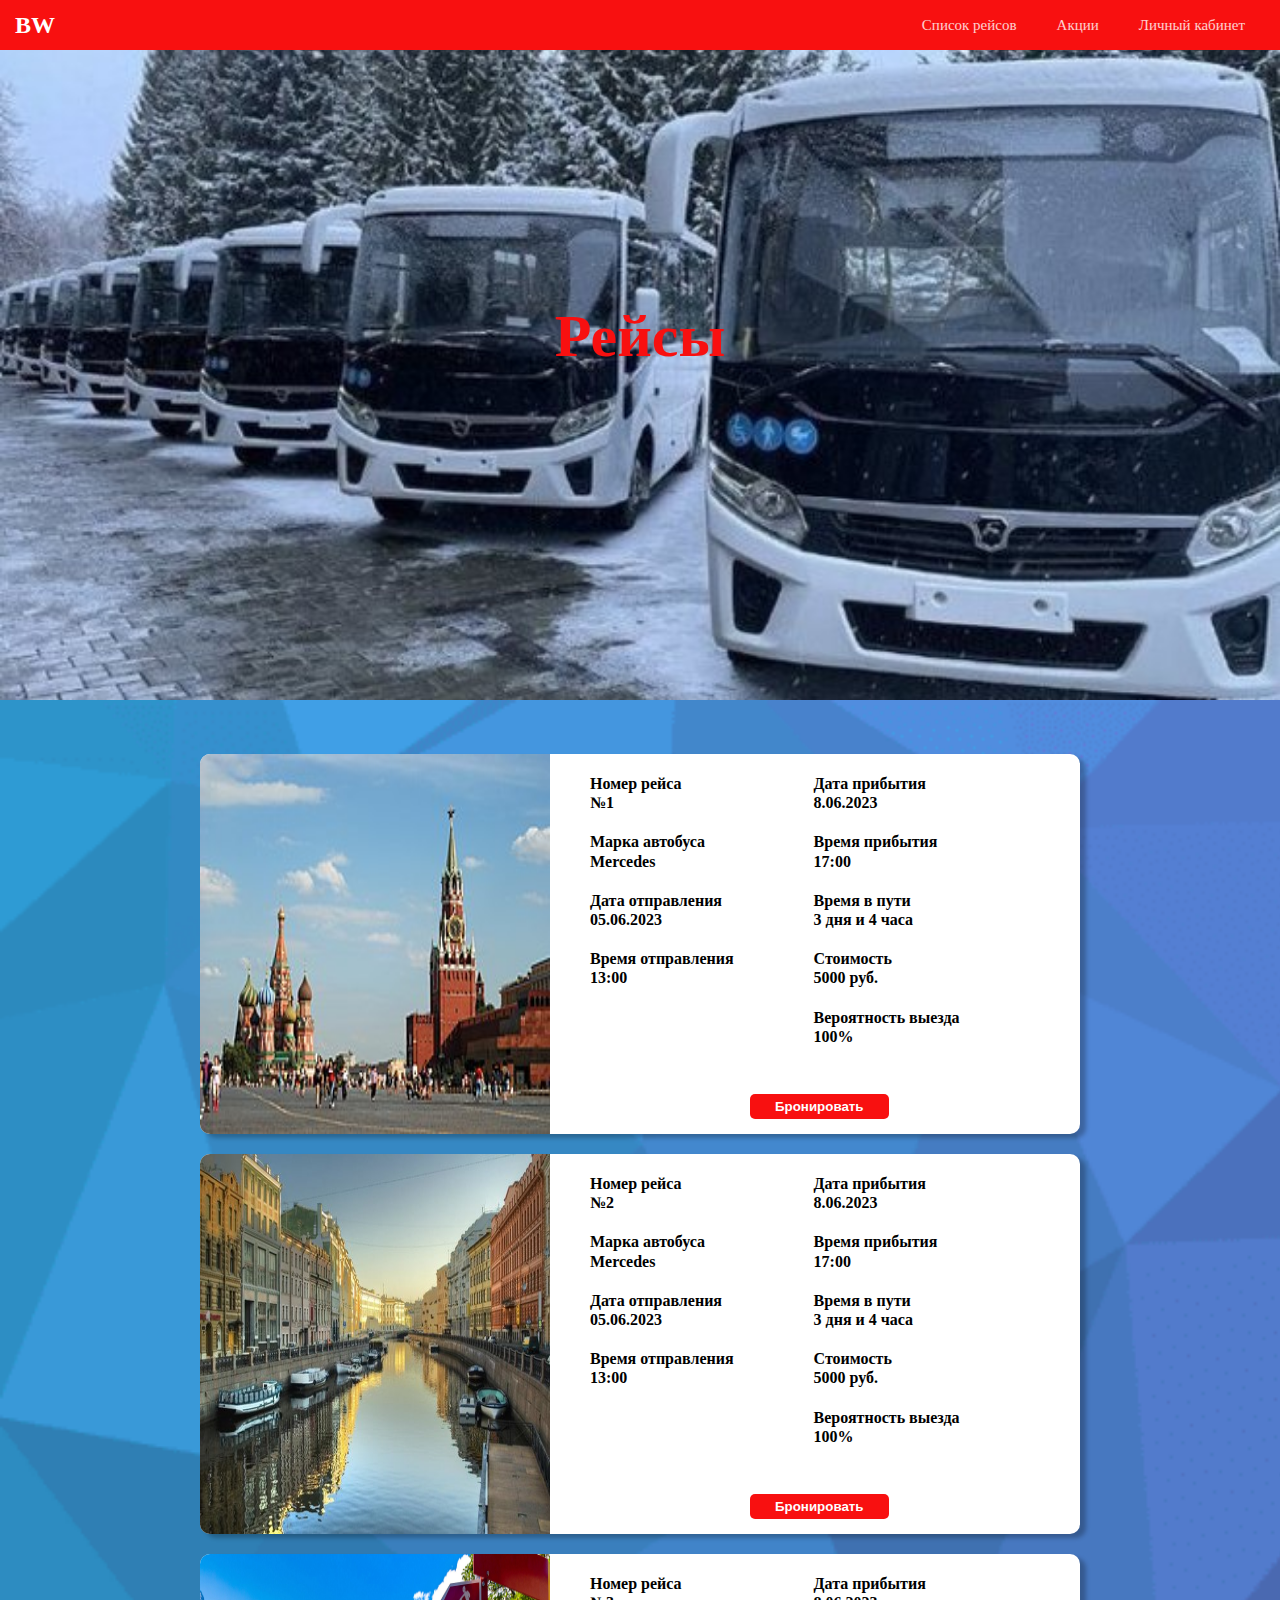
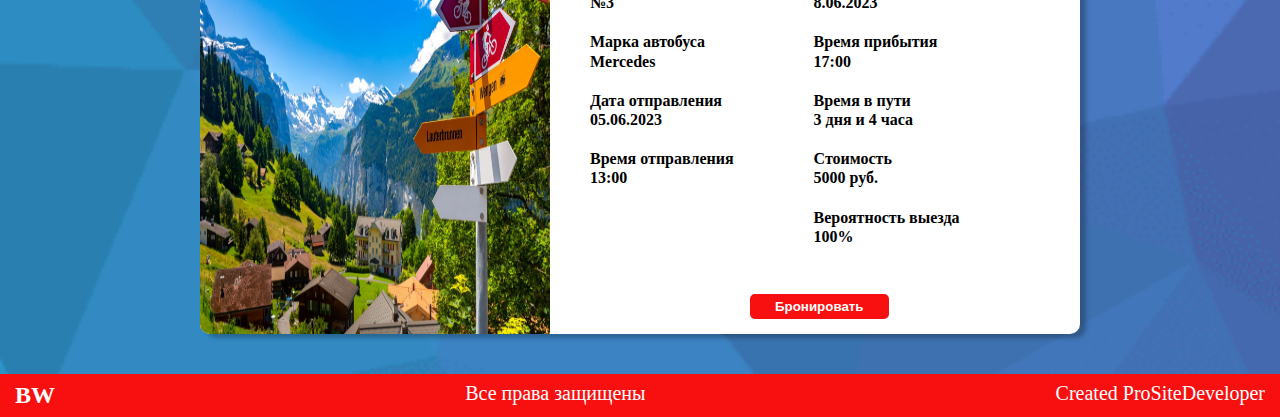
<file: flight.html>
<!DOCTYPE html>
<html lang="en">
<head>
    <meta charset="UTF-8">
    <meta http-equiv="X-UA-Compatible" content="IE=edge">
    <meta name="viewport" content="width=device-width, initial-scale=1.0">
    <link rel="stylesheet" href="css/flight.css">
    <title>Document</title>
</head>
<body>
    <div id="wrapper">
        <div class="top">
            <nav class="navbar">
                <div class="container">
                    <div class="navbar__wrap">
                        <div class="hamb">
                            <div class="hamb__field" id="hamb">
                                <span class="bar"></span>
                                <span class="bar"></span>
                                <span class="bar"></span>
                            </div>
                        </div>   
                        <a href="#" class="logo" id="logo">BW</a> 
                        <ul class="menu" id="menu">
                            <li><a href="index.html">Список рейсов</a></li>
                            <li><a href="stock.html">Акции</a></li>
                            <li><a href="#">Личный кабинет</a></li>
                        </ul>  
                    </div>
                </div>
            </nav>
            <div class="popup" id="popup"></div>
        
            <div class="intro">
                <div class="intro__title">
                    Рейсы
                </div>
            </div>
        
            <div class="background">
                <div class="flight">
                    <div class="container">
                        <div class="flight__inner">
        
                            <div class="flight__item">
                                <div class="flight__image">
                                    <img src="img/Moscow.jpg" alt="Moscow">
                                </div>
                                <div class="flight__info">
                                    <div class="left">
                                        <div class="number info">
                                            Номер рейса 
                                            <br>
                                            <span>№1</span>
                                        </div>
                                        <div class="brand info">
                                            Марка автобуса
                                            <br>
                                            <span>Mercedes</span>
                                        </div>
                                        <div class="departure__date info">
                                            Дата отправления
                                            <br>
                                            <span>05.06.2023</span>
                                        </div>
                                        <div class="departure__time info">
                                            Время отправления
                                            <br>
                                            <span>13:00</span>
                                        </div>
                                    </div>
                                    <div class="right">
                                        <div class="arrival__date info">
                                            Дата прибытия
                                            <br>
                                            <span>8.06.2023</span>
                                        </div>
                                        <div class="arrival__time info">
                                            Время прибытия
                                            <br>
                                            <span>17:00</span>
                                        </div>
                                        <div class="travel__time info">
                                            Время в пути
                                            <br>
                                            <span>3 дня  и 4 часа</span>
                                        </div>
                                        <div class="price info">
                                            Стоимость
                                            <br>
                                            <span>5000 руб.</span>
                                        </div>
                                        <div class="exit__probability info">
                                            Вероятность выезда 
                                            <br>
                                            <span>100%</span>
                                        </div>              
                                    </div> 
                                </div>
                            </div>
        
                            <div class="flight__btn">
                                <button class="flight__button">Бронировать</button>
                            </div> 
                            
                            <div class="flight__item">
                                <div class="flight__image">
                                    <img src="img/Peterburg.jpg" alt="Moscow">
                                </div>
                                <div class="flight__info">
                                    <div class="left">
                                        <div class="number info">
                                            Номер рейса 
                                            <br>
                                            <span>№2</span>
                                        </div>
                                        <div class="brand info">
                                            Марка автобуса
                                            <br>
                                            <span>Mercedes</span>
                                        </div>
                                        <div class="departure__date info">
                                            Дата отправления
                                            <br>
                                            <span>05.06.2023</span>
                                        </div>
                                        <div class="departure__time info">
                                            Время отправления
                                            <br>
                                            <span>13:00</span>
                                        </div>
                                    </div>
                                    <div class="right">
                                        <div class="arrival__date info">
                                            Дата прибытия
                                            <br>
                                            <span>8.06.2023</span>
                                        </div>
                                        <div class="arrival__time info">
                                            Время прибытия
                                            <br>
                                            <span>17:00</span>
                                        </div>
                                        <div class="travel__time info">
                                            Время в пути
                                            <br>
                                            <span>3 дня  и 4 часа</span>
                                        </div>
                                        <div class="price info">
                                            Стоимость
                                            <br>
                                            <span>5000 руб.</span>
                                        </div>
                                        <div class="exit__probability info">
                                            Вероятность выезда 
                                            <br>
                                            <span>100%</span>
                                        </div>              
                                    </div> 
                                </div>
                            </div>
        
                            <div class="flight__btn">
                                <button class="flight__button">Бронировать</button>
                            </div>
    
                            <div class="flight__item">
                                <div class="flight__image">
                                    <img src="img/Switzerland.jpg" alt="Moscow">
                                </div>
                                <div class="flight__info">
                                    <div class="left">
                                        <div class="number info">
                                            Номер рейса 
                                            <br>
                                            <span>№3</span>
                                        </div>
                                        <div class="brand info">
                                            Марка автобуса
                                            <br>
                                            <span>Mercedes</span>
                                        </div>
                                        <div class="departure__date info">
                                            Дата отправления
                                            <br>
                                            <span>05.06.2023</span>
                                        </div>
                                        <div class="departure__time info">
                                            Время отправления
                                            <br>
                                            <span>13:00</span>
                                        </div>
                                    </div>
                                    <div class="right">
                                        <div class="arrival__date info">
                                            Дата прибытия
                                            <br>
                                            <span>8.06.2023</span>
                                        </div>
                                        <div class="arrival__time info">
                                            Время прибытия
                                            <br>
                                            <span>17:00</span>
                                        </div>
                                        <div class="travel__time info">
                                            Время в пути
                                            <br>
                                            <span>3 дня  и 4 часа</span>
                                        </div>
                                        <div class="price info">
                                            Стоимость
                                            <br>
                                            <span>5000 руб.</span>
                                        </div>
                                        <div class="exit__probability info">
                                            Вероятность выезда 
                                            <br>
                                            <span>100%</span>
                                        </div>              
                                    </div> 
                                </div>
                            </div>
        
                            <div class="flight__btn">
                                <button class="flight__button">Бронировать</button>
                            </div>
                            
                        </div>
                    </div> <!-- ./container -->
                </div> <!-- ./flight -->
            </div> <!-- ./background -->
        </div>
    
        <footer class="footer">
            <div class="container">
                <div class="footer__inner">
                    <div class="footer__logo">
                        BW
                    </div>
                    <div class="footer__data">
                        Все права защищены
                    </div>
                    <div class="footer_author">
                        Created ProSiteDeveloper
                    </div>
                </div>
            </div>
        </footer>
    </div>


    <script src="js/main.js"></script>
</body>
</html>
</file>
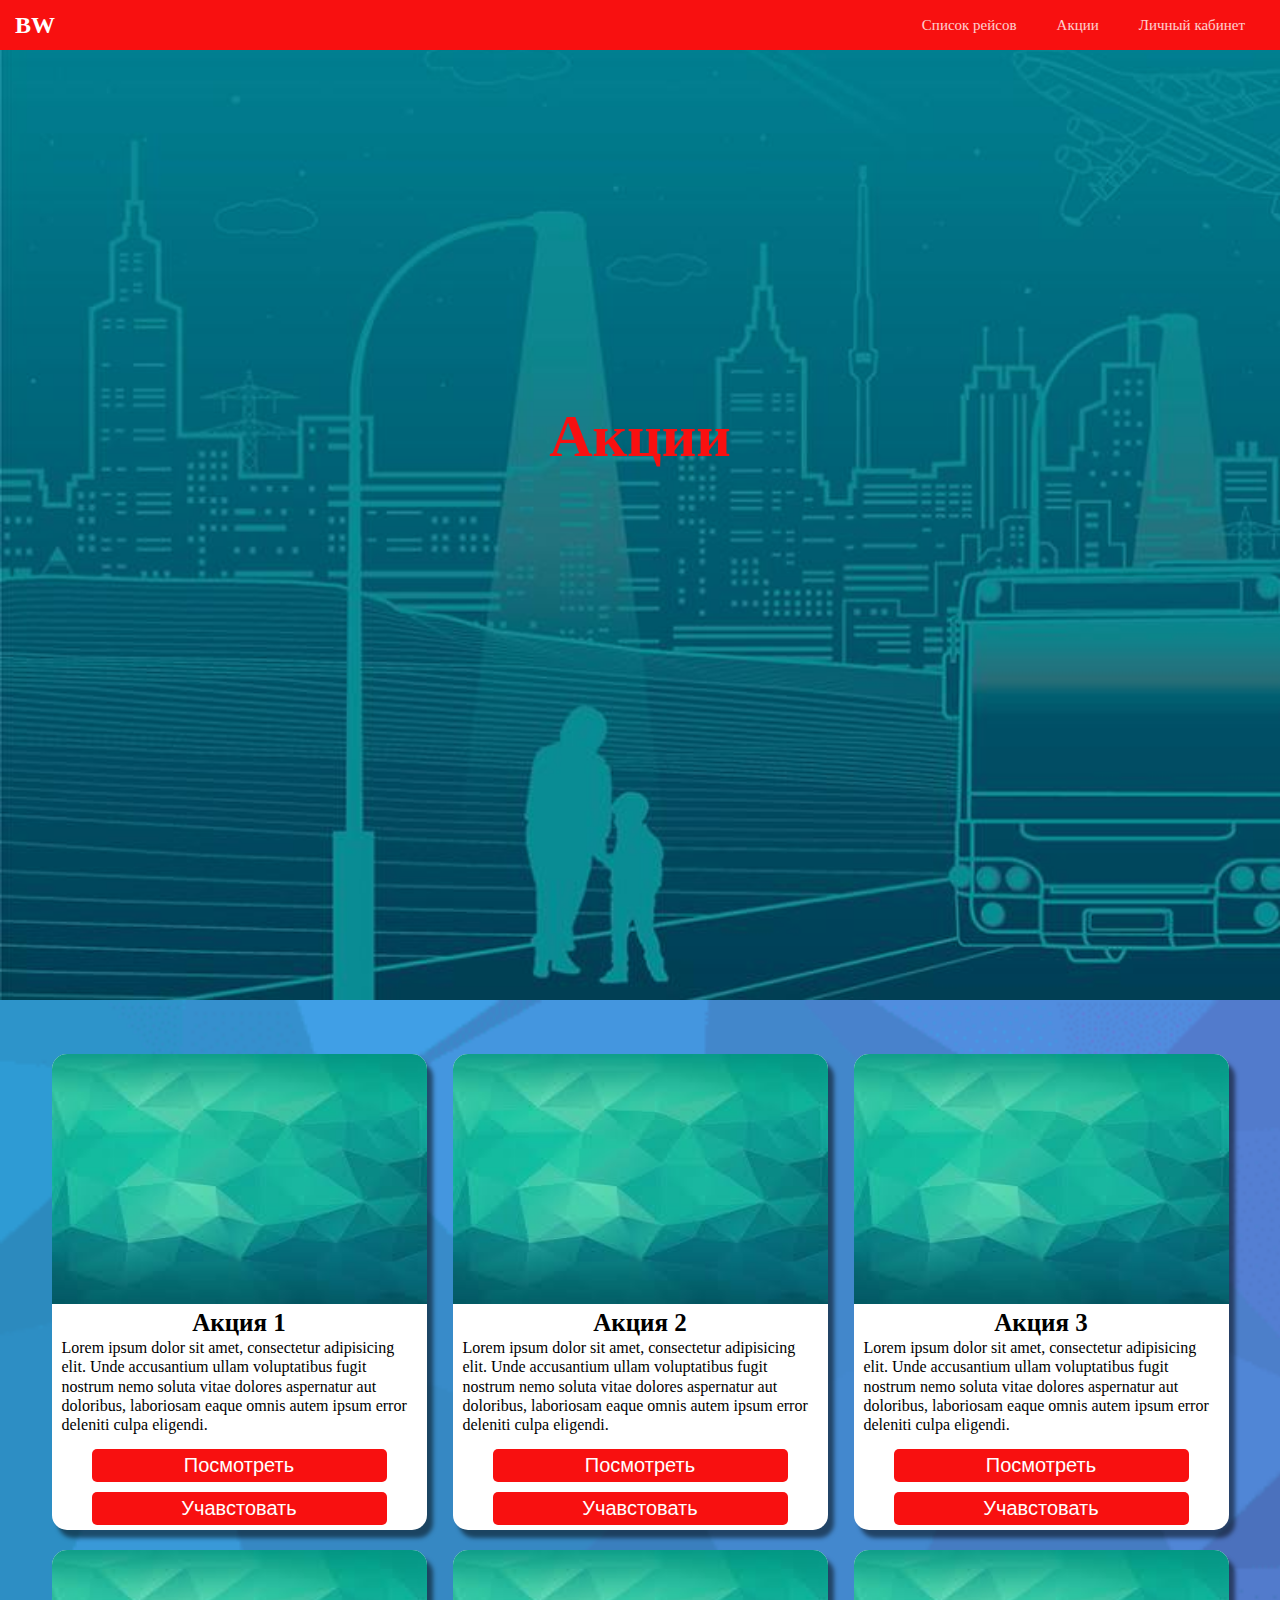
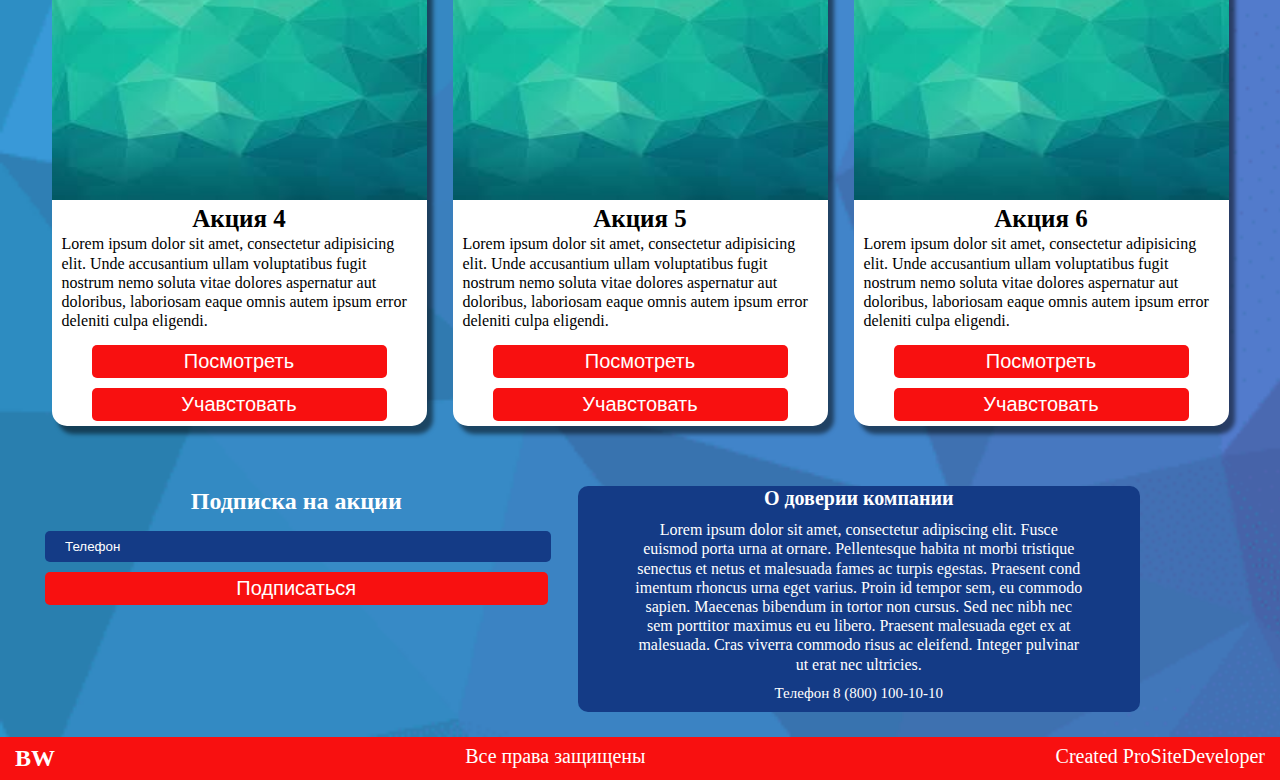
<file: stock.html>
<!DOCTYPE html>
<html lang="en">
<head>
    <meta charset="UTF-8">
    <meta http-equiv="X-UA-Compatible" content="IE=edge">
    <meta name="viewport" content="width=device-width, initial-scale=1.0">
    <link rel="stylesheet" href="css/stock.css">
    <title>Document</title>
</head>
<body>
    <div id="wrapper">
        <div class="top">
            <nav class="navbar">
                <div class="container">
                    <div class="navbar__wrap">
                        <div class="hamb">
                            <div class="hamb__field" id="hamb">
                                <span class="bar"></span>
                                <span class="bar"></span>
                                <span class="bar"></span>
                            </div>
                        </div>   
                        <a href="#" class="logo" id="logo">BW</a> 
                        <ul class="menu" id="menu">
                            <li><a href="index.html">Список рейсов</a></li>
                            <li><a href="stock.html">Акции</a></li>
                            <li><a href="login.html">Личный кабинет</a></li>
                        </ul>  
                    </div>
                </div>
            </nav>
            <div class="popup" id="popup"></div>
    
            <div class="intro">
                <div class="intro__title">
                    Акции
                </div>
            </div>
        
            <div class="background">  
                <div class="stock">
                    <div class="container">
                        <div class="stock__items">
                            <div class="stock__item">
                                <div class="stock__image">
                                    <img src="img/stock.jpg" alt="Stock Image">
                                </div>
                                <div class="stock__title">
                                    Акция 1
                                </div>
                                <div class="stock__text">
                                    Lorem ipsum dolor sit amet, consectetur adipisicing elit.
                                     Unde accusantium ullam voluptatibus fugit nostrum nemo soluta 
                                     vitae dolores aspernatur aut doloribus, 
                                    laboriosam eaque omnis autem ipsum error deleniti culpa eligendi.
                                </div>
                                <div class="stock__btns">
                                    <button class="stock__button">Посмотреть</button>
                                    <button class="stock__button">Учавстовать</button>
                                </div>
                            </div>
                            <div class="stock__item">
                                <div class="stock__image">
                                    <img src="img/stock.jpg" alt="Stock Image">
                                </div>
                                <div class="stock__title">
                                    Акция 2
                                </div>
                                <div class="stock__text">
                                    Lorem ipsum dolor sit amet, consectetur adipisicing elit.
                                     Unde accusantium ullam voluptatibus fugit nostrum nemo soluta 
                                     vitae dolores aspernatur aut doloribus, 
                                    laboriosam eaque omnis autem ipsum error deleniti culpa eligendi.
                                </div>
                                <div class="stock__btns">
                                    <button class="stock__button">Посмотреть</button>
                                    <button class="stock__button">Учавстовать</button>
                                </div>
                            </div>
                            <div class="stock__item">
                                <div class="stock__image">
                                    <img src="img/stock.jpg" alt="Stock Image">
                                </div>
                                <div class="stock__title">
                                    Акция 3
                                </div>
                                <div class="stock__text">
                                    Lorem ipsum dolor sit amet, consectetur adipisicing elit.
                                     Unde accusantium ullam voluptatibus fugit nostrum nemo soluta 
                                     vitae dolores aspernatur aut doloribus, 
                                    laboriosam eaque omnis autem ipsum error deleniti culpa eligendi.
                                </div>
                                <div class="stock__btns">
                                    <button class="stock__button">Посмотреть</button>
                                    <button class="stock__button">Учавстовать</button>
                                </div>
                            </div>
                            <div class="stock__item">
                                <div class="stock__image">
                                    <img src="img/stock.jpg" alt="Stock Image">
                                </div>
                                <div class="stock__title">
                                    Акция 4
                                </div>
                                <div class="stock__text">
                                    Lorem ipsum dolor sit amet, consectetur adipisicing elit.
                                     Unde accusantium ullam voluptatibus fugit nostrum nemo soluta 
                                     vitae dolores aspernatur aut doloribus, 
                                    laboriosam eaque omnis autem ipsum error deleniti culpa eligendi.
                                </div>
                                <div class="stock__btns">
                                    <button class="stock__button">Посмотреть</button>
                                    <button class="stock__button">Учавстовать</button>
                                </div>
                            </div>
                            <div class="stock__item">
                                <div class="stock__image">
                                    <img src="img/stock.jpg" alt="Stock Image">
                                </div>
                                <div class="stock__title">
                                    Акция 5
                                </div>
                                <div class="stock__text">
                                    Lorem ipsum dolor sit amet, consectetur adipisicing elit.
                                     Unde accusantium ullam voluptatibus fugit nostrum nemo soluta 
                                     vitae dolores aspernatur aut doloribus, 
                                    laboriosam eaque omnis autem ipsum error deleniti culpa eligendi.
                                </div>
                                <div class="stock__btns">
                                    <button class="stock__button">Посмотреть</button>
                                    <button class="stock__button">Учавстовать</button>
                                </div>
                            </div>
                            <div class="stock__item">
                                <div class="stock__image">
                                    <img src="img/stock.jpg" alt="Stock Image">
                                </div>
                                <div class="stock__title">
                                    Акция 6
                                </div>
                                <div class="stock__text">
                                    Lorem ipsum dolor sit amet, consectetur adipisicing elit.
                                     Unde accusantium ullam voluptatibus fugit nostrum nemo soluta 
                                     vitae dolores aspernatur aut doloribus, 
                                    laboriosam eaque omnis autem ipsum error deleniti culpa eligendi.
                                </div>
                                <div class="stock__btns">
                                    <button class="stock__button">Посмотреть</button>
                                    <button class="stock__button">Учавстовать</button>
                                </div>
                            </div>
                        </div>
                    </div>
                </div>
    
                <div class="subscription">
                    <div class="container">
                        <div class="subscription__inner">
                            <div class="subscription__item left">
                                <div class="subscription__title">
                                    Подписка на акции
                                </div>
                                <form action="#">
                                    <input type="text" placeholder="Телефон">
                                    <button type="submit" class="subscription__button">Подписаться</button>
                                </form>
                            </div>
                            <div class="subscription__item">
                                <div class="subscription__background">
                                    <div class="subscription__background__title">
                                        О доверии компании
                                    </div>
                                    <div class="subscription__text">
                                        Lorem ipsum dolor sit amet, 
                                        consectetur adipiscing elit. 
                                        Fusce euismod porta urna at
                                        ornare. Pellentesque habita 
                                        nt morbi tristique senectus et 
                                        netus et malesuada fames ac
                                        turpis egestas. Praesent cond 
                                        imentum rhoncus urna eget varius. 
                                        Proin id tempor sem, eu commodo sapien. 
                                        Maecenas bibendum in tortor non cursus. 
                                        Sed nec nibh nec sem porttitor maximus eu eu libero.
                                        Praesent malesuada eget ex at malesuada. Cras viverra 
                                        commodo risus ac eleifend. 
                                        Integer pulvinar ut erat nec ultricies.
                                    </div>
                                    <div class="subscription__phone">
                                        Телефон 8 (800) 100-10-10
                                    </div>
                                </div>
                            </div>
                        </div>
                    </div>
                </div>
            </div> <!-- ./background -->
        </div> <!-- ./top -->

        <footer class="footer">
            <div class="container">
                <div class="footer__inner">
                    <div class="footer__logo">
                        BW
                    </div>
                    <div class="footer__data">
                        Все права защищены
                    </div>
                    <div class="footer_author">
                        Created ProSiteDeveloper
                    </div>
                </div>
            </div>
        </footer>
    </div> <!-- ./wrapper -->

    <script src="js/main.js"></script>
</body>
</html>
</file>
<file: css/flight.css>
html {
    font-size: 62.5%;
    height: 100%;
    box-sizing: border-box;
}

*, *::after, *::before {
    box-sizing: inherit;    
    margin: 0;
}

body {
    height: 100%;
    font-size: 1.6rem;
    background-image: url('../img/background.png');
    background-repeat: no-repeat;
    background-size: cover;
    line-height: 1.2;
    transition: 1s;
}

#wrapper {
    display: flex;
    flex-direction: column;
    min-height: 100vh;
  }
.top {
    flex-grow: 1;
}

.container {
    width: 100%;
    max-width: 140rem;
    margin: 0 auto;
    height: 100%;
    padding: 0 1.5rem;
}

.navbar {
    position: fixed;
    top: 0;
    left: 0;
    background-color: #F81010;
    width: 100%;
    height: 5rem;
}

.navbar__wrap {
    display: flex;
    justify-content: space-between;
    height: 100%;
}

.hamb {
    display: none;
}

.popup {
    display: none;
}

.logo {
    text-decoration: none;
    font-weight: 700;
    font-size: 2.4rem;
    color: #fff;
    display: flex;
    align-items: center;
}

.menu > li {
    list-style: none;
}

.menu > li > a {
    text-decoration: none;
}

.navbar__wrap .menu {
    display: flex;
}

.navbar__wrap .menu > li {
    display: flex;
    align-items: stretch;
}

.navbar__wrap .menu > li > a {
    display: flex;
    align-items: center;
    color: #fff;
    font-size: 1.5rem;
    padding: 0 2rem;
    opacity: .8;

    transition: opacity .2s linear;
}

.navbar__wrap .menu > li > a:hover {
    opacity: 1;
}

.intro {
    background-image: url('../img/flight.jpg');
    background-repeat: no-repeat;
    background-size: cover;
    height: 70rem;
    overflow: auto;
}

.intro__title {
    text-align: center;
    color: #F81010;
    font-weight: 700;
    font-size: 6rem;
    padding-top: 30rem;
}

.background {
    background-image: url('../img/background.png');
    background-repeat: no-repeat;
    background-size: cover;
    padding-top: 4.4rem;
}

.flight {
    padding-bottom: 3rem;
}

.flight__inner {
    display: flex;
    flex-direction: column;
    align-items: center;
    justify-content: center;
}

.flight__item {
    background-color: #fff;
    width: 88rem;
    height: 38rem;
    display: flex;
    border-radius: 1rem;
    margin: 1rem 0;
    box-shadow: .6rem .4rem .4rem rgba(0, 0, 0, 25%);
}

.flight__image img {
    width: 35rem;
    height: 38rem;
    border-radius: 1rem 0 0 1rem;
}

.flight__info {
    display: flex;
}

.left, .right {
    margin: 0 4rem;
}

.info {
    font-weight: 600;
    color: #000;
    margin: 2rem 0;
} 

.flight__btn {
    position: relative;
}

.flight__button {
    font-weight: 600;
    color: #fff;
    background-color: #F81010;
    padding: .5rem 2.5rem;
    border: unset;
    border-radius: .5rem;

    transition: background-color .2s linear;
    position: absolute;
    top: -5rem;
    left: 11rem;
}

.flight__button:hover {
    background-color: #143B86;
    cursor: pointer;
}

.footer {
    background-color: #F81010;
    padding: .7rem 0;
}

.footer__inner {
    display: flex;
    justify-content: space-between;
}

.footer__logo {
    font-weight: 700;
    font-size: 2.4rem;
    color: #fff;
}

.footer__data, .footer_author {
    font-weight: 500;
    font-size: 2rem;
    color: #fff;
}



/* Media */
@media (max-width: 1000px) {

    .navbar__wrap .menu {
        display: none;
    }

    .hamb {
        display: flex;
        align-items: center;
    }
    
    .hamb__field {
        padding: 1rem 2rem;
        cursor: pointer;
    }

    .bar {
        display: block;
        width: 3rem;
        height: .3rem;
        margin: .6rem auto;
        background-color: #fff;
        transition: .2s;
    }

    .popup {
        position: fixed;
        top: 7.5rem;
        width: 100%;
        height: 100%;
        left: -100%;
        background-color: #fff;
        margin-top: -2.5rem;
        z-index: 100;
        display: flex;
        transition: .5s;
    }

    .popup.open {
        left: 0;
    }

    .popup .menu {
        width: 100%;
        height: 100%;
        display: flex;
        flex-direction: column;
        align-items: center;
        justify-content: start;
        padding: 5rem 0;
        overflow: auto;
    }

    .popup .menu > li {
        width: 100%;
    }

    .popup .menu > li > a {
        width: 100%;
        display: flex;
        justify-content: center;
        padding: 2rem 0;
        color: #000;
        font-weight: 700;
        font-size: 2.2rem;

        transition: background-color .2s linear;
    }

    .popup .menu > li > a:hover {
        background-color: #E2D6D3;
    }

    .hamb__field.active .bar:nth-child(2) {
        opacity: 0;
    }

    .hamb__field.active .bar:nth-child(1) {
        transform: translateY(.8rem) rotate(45deg);
    }

    .hamb__field.active .bar:nth-child(3) {
        transform: translateY(-.8rem) rotate(-45deg);
    }

    body.noscroll {
        overflow: hidden;
    }

}


@media (max-width: 900px) {

    .flight__item {
        width: 70rem;
        height: 72rem;
        display: block
    }

    .flight__image img {
        width: 70rem;
        height: 32rem;
        border-radius: 1rem 1rem 0 0;
    }

    .flight__info {
        justify-content: center;
    }

    .flight__button {
        left: -6rem;
    }

}


@media (max-width: 700px) {

    .flight__item {
        width: 50rem;
        height: 68rem;
        display: block;
    }

    .flight__image img {
        width: 50rem;
        height: 32rem;
    }

    .footer__inner {
        display: block;
        text-align: center;
    }

}

@media (max-width: 500px) {

    .flight__item {
        width: 35rem;
        height: 92rem;
        display: block;
    }

    .flight__image img {
        width: 35rem;
        height: 32rem;
    }

    .flight__info {
        display: block;
        text-align: center;
    }

    .flight__button {
        left: -6.5rem;
    }

}

@media (max-width: 367px) {

    .flight__item {
        width: 27rem;
        height: 92rem;
        display: block;
    }

    .flight__image img {
        width: 27rem;
        height: 32rem;
    }

}
</file>
<file: css/stock.css>
html {
    font-size: 62.5%;
    height: 100%;
    box-sizing: border-box;
}

*, *::after, *::before {
    box-sizing: inherit;    
    margin: 0;
}

body {
    height: 100%;
    font-size: 1.6rem;
    line-height: 1.2;
    transition: 1s;
    background-image: url('../img/background.png');
    background-repeat: no-repeat;
    background-size: cover;
}

.container {
    width: 100%;
    max-width: 140rem;
    margin: 0 auto;
    height: 100%;
    padding: 0 1.5rem;
}

#wrapper {
    display: flex;
    flex-direction: column;
    min-height: 100vh;
}

.top {
    flex-grow: 1;
}

.navbar {
    position: fixed;
    top: 0;
    left: 0;
    background-color: #F81010;
    width: 100%;
    height: 5rem;
}

.navbar__wrap {
    display: flex;
    justify-content: space-between;
    height: 100%;
}

.hamb {
    display: none;
}

.popup {
    display: none;
}

.logo {
    text-decoration: none;
    font-weight: 700;
    font-size: 2.4rem;
    color: #fff;
    display: flex;
    align-items: center;
}

.menu > li {
    list-style: none;
}

.menu > li > a {
    text-decoration: none;
}

.navbar__wrap .menu {
    display: flex;
}

.navbar__wrap .menu > li {
    display: flex;
    align-items: stretch;
}

.navbar__wrap .menu > li > a {
    display: flex;
    align-items: center;
    color: #fff;
    font-size: 1.5rem;
    padding: 0 2rem;
    opacity: .8;

    transition: opacity .2s linear;
}

.navbar__wrap .menu > li > a:hover {
    opacity: 1;
}

.intro {
    background-image: url('../img/stock-intro.jpg');
    background-repeat: no-repeat;
    background-size: cover;
    height: 100rem;
    padding-bottom: 4rem;
}

.intro__title {
    text-align: center;
    color: #F81010;
    font-weight: 700;
    font-size: 6rem;
    padding-top: 40rem;
}

.background {
    background-image: url('../img/background.png');
    background-repeat: no-repeat;
    background-size: cover;
    padding-top: 4.4rem;
}

.stock {
    margin-bottom: 5rem;
}

.stock__items {
    display: flex;
    align-items: center;
    justify-content: center;
    flex-wrap: wrap;
}

.stock__item {
    width: 30%;
    background-color: #fff;
    margin: 1rem 1.3rem;
    border-radius: 1.5rem;
    box-shadow: .6rem .8rem .4rem rgb(0, 0, 0, 50%);  
}

.stock__image img {
    width: 100%;
    height: 25rem;
    border-radius: 1.5rem 1.5rem 0 0;
}

.stock__title {
    text-align: center;
    font-weight: 700;
    color: #000;
    font-size: 2.5rem;
}

.stock__text {
    padding: 0 1rem;
    font-weight: 500;
    color: #000;
    margin-bottom: 1rem;
}

.stock__btns {
    display: flex;
    flex-direction: column;
    justify-content: center;
}

.stock__button {
    background-color: #F81010;
    color: #fff;
    font-weight: 500;
    font-size: 2rem;
    padding: .5rem 2.5rem;
    border: unset;
    margin: .5rem 4rem;
    border-radius: .5rem;

    transition: background-color .2s linear;
}

.stock__button:hover {
    background-color: #143B86;
    cursor: pointer;
}

.subscription {
    padding-bottom: 2.5rem;
}

.subscription__inner {
    display: flex;
    text-align: center;
}

.subscription__item {
    width: 45%;
}

.subscription__title {
    font-weight: 800;
    font-size: 2.4rem;
    line-height: 3rem;
    color: #fff;
    margin-bottom: 1.5rem;
}

form {
    display: flex;
    flex-direction: column;
}

input {
    background-color: #143B86;
    padding: .8rem 0;
    width: 90%;
    outline: 0;
    border: unset;
    color: #fff;
    padding-left: 2rem;
    border-radius: .5rem;
    
    margin: 0 3rem;
}

input::placeholder {
    color: #fff;
}

.subscription__button {
    background-color: #F81010;
    color: #fff;
    font-weight: 500;
    font-size: 2rem;
    padding: .5rem 2.5rem;
    border: unset;
    margin: 1rem 3rem;
    border-radius: .5rem;

    transition: background-color .2s linear;
}

.subscription__button:hover {
    background-color: #143B86;
    cursor: pointer;
}

.subscription__background {
    background-color: #143B86;
    border-radius: 1rem;
}

.subscription__background__title {
    color: #fff;
    font-weight: 600;
    font-size: 2rem;
    line-height: 2.4rem;
    margin-bottom: 1rem;
}

.subscription__text {
    color: #fff;
    max-width: 450px;
    margin: 1rem auto;
}

.subscription__phone {
    color: #fff;
    font-size: 1.5rem;
    padding-bottom: 1rem;
}


.footer {
    background-color: #F81010;
    padding: .7rem 0;
}

.footer__inner {
    display: flex;
    justify-content: space-between;
}

.footer__logo {
    font-weight: 700;
    font-size: 2.4rem;
    color: #fff;
}

.footer__data, .footer_author {
    font-weight: 500;
    font-size: 2rem;
    color: #fff;
}


/* Media */
@media (max-width: 1000px) {

    .navbar__wrap .menu {
        display: none;
    }

    .hamb {
        display: flex;
        align-items: center;
    }
    
    .hamb__field {
        padding: 1rem 2rem;
        cursor: pointer;
    }

    .bar {
        display: block;
        width: 3rem;
        height: .3rem;
        margin: .6rem auto;
        background-color: #fff;
        transition: .2s;
    }

    .popup {
        position: fixed;
        top: 7.5rem;
        width: 100%;
        height: 100%;
        left: -100%;
        background-color: #fff;
        margin-top: -2.5rem;
        z-index: 100;
        display: flex;
        transition: .5s;
    }

    .popup.open {
        left: 0;
    }

    .popup .menu {
        width: 100%;
        height: 100%;
        display: flex;
        flex-direction: column;
        align-items: center;
        justify-content: start;
        padding: 5rem 0;
        overflow: auto;
    }

    .popup .menu > li {
        width: 100%;
    }

    .popup .menu > li > a {
        width: 100%;
        display: flex;
        justify-content: center;
        padding: 2rem 0;
        color: #000;
        font-weight: 700;
        font-size: 2.2rem;

        transition: background-color .2s linear;
    }

    .popup .menu > li > a:hover {
        background-color: #E2D6D3;
    }

    .hamb__field.active .bar:nth-child(2) {
        opacity: 0;
    }

    .hamb__field.active .bar:nth-child(1) {
        transform: translateY(.8rem) rotate(45deg);
    }

    .hamb__field.active .bar:nth-child(3) {
        transform: translateY(-.8rem) rotate(-45deg);
    }

    body.noscroll {
        overflow: hidden;
    }

}

@media (max-width: 867px) {

    .container {
        max-width: 120rem;
    }

    .stock__items {
        display: block;
        max-width: 50rem;
        margin: 0;
        margin: 0 auto;
    }

    .stock__item {
        width: 90%;
    }

    .subscription__inner {
        display: block;
        text-align: center;
    }

    .subscription__item {
        width: 100%;
    }

}

@media (max-width: 600px) {

    input {
        width: 85%;
    }

    .footer__inner {
        display: block;
        text-align: center;
    }

}

@media (max-width: 367px) {

    input {
        width: 80%;
    }

}
</file>
